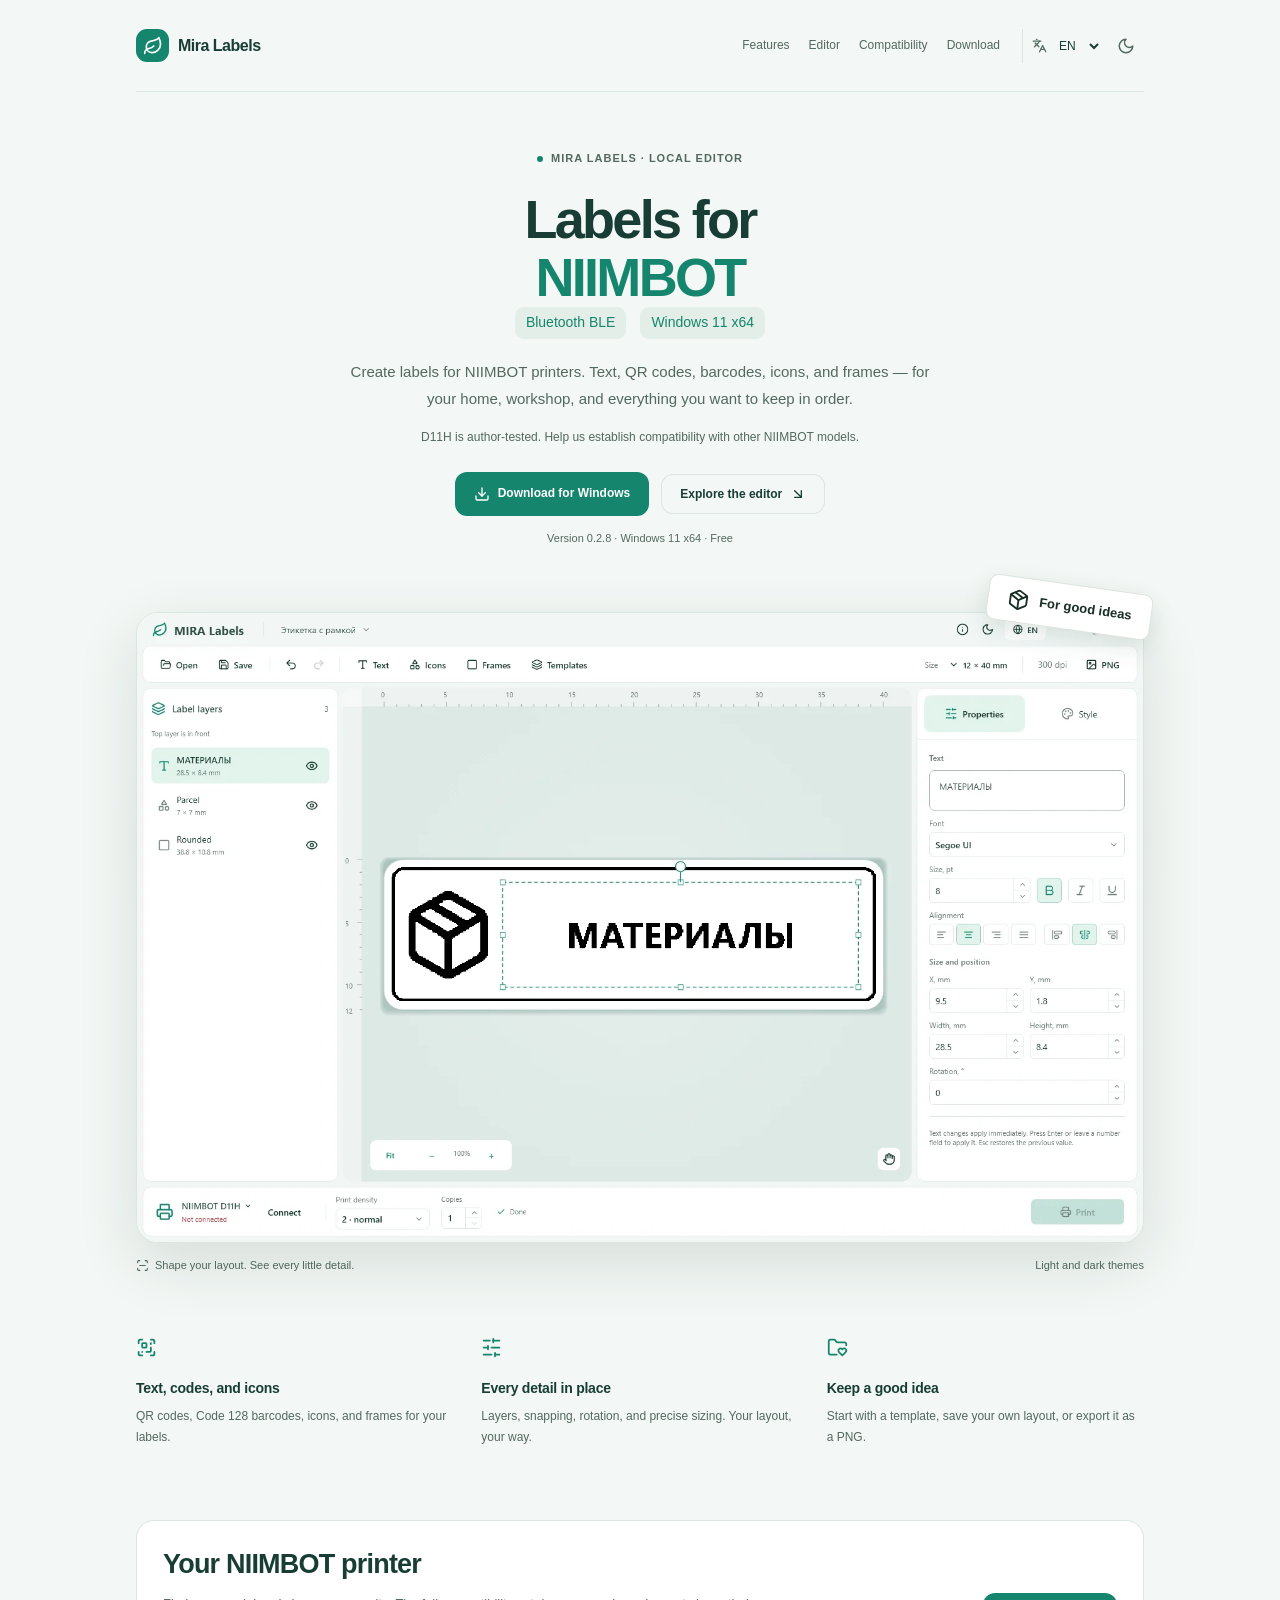
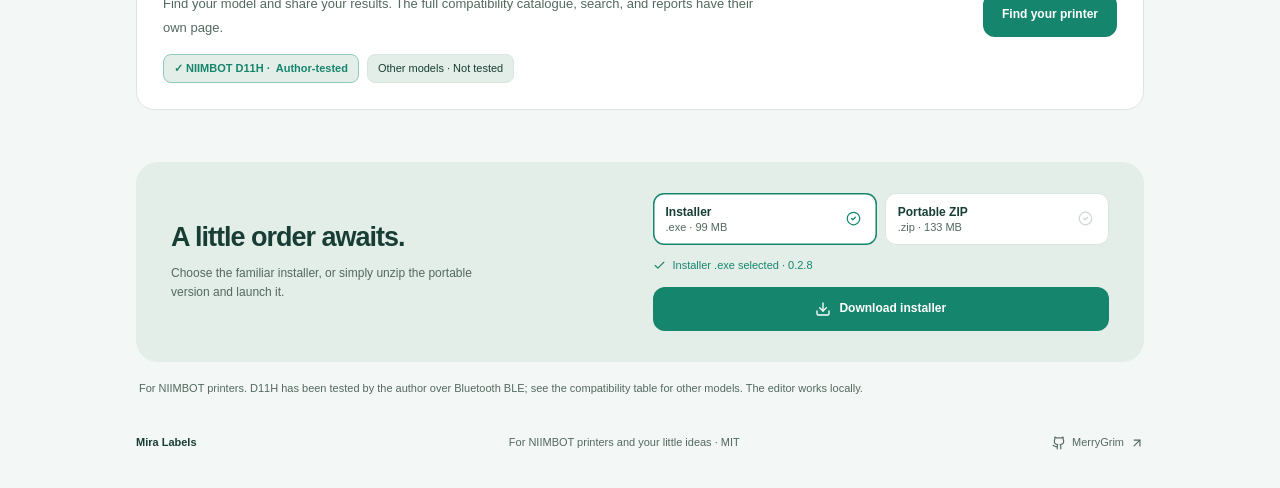
<file: index.html>
<!doctype html>
<html lang="ru" data-theme="light">
<head>
  <meta charset="utf-8">
  <meta name="viewport" content="width=device-width, initial-scale=1">
  <meta name="color-scheme" content="light dark">
  <meta name="description" content="Редактор этикеток для принтеров NIIMBOT на Windows 11. Текст, QR, штрихкоды, иконки и рамки. D11H проверен автором; совместимость других моделей уточняется по отчётам.">
  <meta property="og:title" content="Мира Этикетки — редактор для принтеров NIIMBOT">
  <meta property="og:description" content="Редактор этикеток для принтеров NIIMBOT на Windows 11. Текст, QR, штрихкоды, иконки и рамки. D11H проверен автором; совместимость других моделей уточняется по отчётам.">
  <meta property="og:type" content="website">
  <title>Мира Этикетки — редактор для принтеров NIIMBOT</title>
  <link rel="icon" type="image/svg+xml" href="assets/favicon.svg">
  <script src="assets/preferences.js"></script>
  <link rel="stylesheet" href="assets/site.css">
  <link rel="stylesheet" href="assets/compatibility.css?v=catalog-20261018">
  <script src="assets/registry.js?v=catalog-20261018" defer></script>
  <script src="assets/community.js?v=catalog-20261018" defer></script>
  <script src="assets/site.js?v=catalog-20261018" defer></script>
</head>
<body>
<div id="mira-label-landing">
<div class="ml-page ml-page-a">
      <a class="ml-skip" href="#main" data-i18n="skipContent">Перейти к содержимому</a><div class="ml-shell">
        <header class="ml-nav">
          <a class="ml-brand" href="#top" data-scroll="top"><span class="ml-mark"><svg aria-hidden="true" focusable="false"
  xmlns="http://www.w3.org/2000/svg"
  width="24"
  height="24"
  viewBox="0 0 24 24"
  fill="none"
  stroke="currentColor"
  stroke-width="2"
  stroke-linecap="round"
  stroke-linejoin="round"
>
  <path d="M11 20A7 7 0 0 1 9.8 6.1C15.5 5 17 4.48 19 2c1 2 2 4.18 2 8 0 5.5-4.78 10-10 10Z" />
  <path d="M2 21c0-3 1.85-5.36 5.08-6C9.5 14.52 12 13 13 12" />
</svg></span><span data-i18n="brand">Мира Этикетки</span></a>
          <nav class="ml-links" aria-label="Навигация"><a href="#features" data-scroll="features" data-i18n="navFeatures">Возможности</a><a href="#editor" data-scroll="editor" data-i18n="navEditor">Редактор</a><a href="compatibility.html" data-i18n="navCompatibility">Совместимость</a><a href="#download" data-scroll="download" data-i18n="navDownload">Скачать</a></nav>
          <div class="ml-nav-controls"><label class="ml-language"><svg aria-hidden="true" focusable="false"
  xmlns="http://www.w3.org/2000/svg"
  width="24"
  height="24"
  viewBox="0 0 24 24"
  fill="none"
  stroke="currentColor"
  stroke-width="2"
  stroke-linecap="round"
  stroke-linejoin="round"
>
  <path d="m5 8 6 6" />
  <path d="m4 14 6-6 2-3" />
  <path d="M2 5h12" />
  <path d="M7 2h1" />
  <path d="m22 22-5-10-5 10" />
  <path d="M14 18h6" />
</svg><select class="cursor-interaction" data-lang aria-label="Язык сайта"><option value="ru">RU</option><option value="en">EN</option><option value="zh-CN">中文</option></select></label><button type="button" class="ml-theme" data-toggle-theme aria-label="Тёмная тема"><svg aria-hidden="true" focusable="false"
  xmlns="http://www.w3.org/2000/svg"
  width="24"
  height="24"
  viewBox="0 0 24 24"
  fill="none"
  stroke="currentColor"
  stroke-width="2"
  stroke-linecap="round"
  stroke-linejoin="round"
>
  <path d="M12 3a6 6 0 0 0 9 9 9 9 0 1 1-9-9Z" />
</svg></button></div>
        </header>
        <main id="main">
          <div id="top" class="ml-hero-a ml-scroll-target">
            <div class="ml-kicker"><span class="ml-dot"></span><span data-i18n="kicker">Мира Этикетки · локальный редактор</span></div>
            <h1 class="ml-title"><span data-i18n="heroA1">Этикетки для</span><br><span class="ml-accent" data-i18n="heroA2">NIIMBOT</span></h1>
            <p class="ml-product-line"><span>Bluetooth BLE</span><span>Windows 11 x64</span></p>
            <p class="ml-lede" data-i18n="introA">Создавайте этикетки для принтеров NIIMBOT. Текст, QR, штрихкоды, иконки и рамки — для дома, мастерской и всего, что хочется разложить по местам.</p>
            <p class="ml-hero-scope" data-i18n="heroScope">D11H проверен автором. Совместимость других моделей NIIMBOT проверяем вместе.</p>
            <div class="ml-actions"><a class="ml-button" data-download="selected" aria-disabled="true"><svg aria-hidden="true" focusable="false"
  xmlns="http://www.w3.org/2000/svg"
  width="24"
  height="24"
  viewBox="0 0 24 24"
  fill="none"
  stroke="currentColor"
  stroke-width="2"
  stroke-linecap="round"
  stroke-linejoin="round"
>
  <path d="M21 15v4a2 2 0 0 1-2 2H5a2 2 0 0 1-2-2v-4" />
  <polyline points="7 10 12 15 17 10" />
  <line x1="12" x2="12" y1="15" y2="3" />
</svg><span data-i18n="ctaWindows">Скачать для Windows</span></a><button class="ml-button ml-secondary" type="button" data-scroll="editor"><span data-i18n="seeEditor">Посмотреть редактор</span><svg aria-hidden="true" focusable="false"
  xmlns="http://www.w3.org/2000/svg"
  width="24"
  height="24"
  viewBox="0 0 24 24"
  fill="none"
  stroke="currentColor"
  stroke-width="2"
  stroke-linecap="round"
  stroke-linejoin="round"
>
  <path d="m7 7 10 10" />
  <path d="M17 7v10H7" />
</svg></button></div>
            <div class="ml-version" data-version-line>Windows 11 x64 · Бесплатно</div>
          </div>
          <section id="editor" class="ml-editor-a ml-scroll-target" aria-label="Редактор этикеток" data-i18n-aria="editorSection">
            <div class="ml-label-corner"><svg aria-hidden="true" focusable="false"
  xmlns="http://www.w3.org/2000/svg"
  width="24"
  height="24"
  viewBox="0 0 24 24"
  fill="none"
  stroke="currentColor"
  stroke-width="2"
  stroke-linecap="round"
  stroke-linejoin="round"
>
  <path d="M11 21.73a2 2 0 0 0 2 0l7-4A2 2 0 0 0 21 16V8a2 2 0 0 0-1-1.73l-7-4a2 2 0 0 0-2 0l-7 4A2 2 0 0 0 3 8v8a2 2 0 0 0 1 1.73z" />
  <path d="M12 22V12" />
  <path d="m3.3 7 7.703 4.734a2 2 0 0 0 1.994 0L20.7 7" />
  <path d="m7.5 4.27 9 5.15" />
</svg><span data-i18n="sampleTools">Для хороших идей</span></div>
            <div class="ml-editor-frame"><img data-editor-screen alt="Редактор Мира Этикетки" src="assets/editor-ru-light.webp" width="1600" height="1000" decoding="async" fetchpriority="high"></div>
            <div class="ml-screen-caption"><span><svg aria-hidden="true" focusable="false"
  xmlns="http://www.w3.org/2000/svg"
  width="24"
  height="24"
  viewBox="0 0 24 24"
  fill="none"
  stroke="currentColor"
  stroke-width="2"
  stroke-linecap="round"
  stroke-linejoin="round"
>
  <path d="M3 7V5a2 2 0 0 1 2-2h2" />
  <path d="M17 3h2a2 2 0 0 1 2 2v2" />
  <path d="M21 17v2a2 2 0 0 1-2 2h-2" />
  <path d="M7 21H5a2 2 0 0 1-2-2v-2" />
  <path d="M7 12h10" />
</svg><span data-i18n="screenCaption">Настройте макет. Рассмотрите каждую деталь.</span></span><span data-i18n="lightDark">Светлая и тёмная темы</span></div>
          </section>
          <section id="features" class="ml-features ml-scroll-target" aria-label="Возможности редактора" data-i18n-aria="featuresSection">
            <article class="ml-feature"><svg aria-hidden="true" focusable="false"
  xmlns="http://www.w3.org/2000/svg"
  width="24"
  height="24"
  viewBox="0 0 24 24"
  fill="none"
  stroke="currentColor"
  stroke-width="2"
  stroke-linecap="round"
  stroke-linejoin="round"
>
  <path d="M17 12v4a1 1 0 0 1-1 1h-4" />
  <path d="M17 3h2a2 2 0 0 1 2 2v2" />
  <path d="M17 8V7" />
  <path d="M21 17v2a2 2 0 0 1-2 2h-2" />
  <path d="M3 7V5a2 2 0 0 1 2-2h2" />
  <path d="M7 17h.01" />
  <path d="M7 21H5a2 2 0 0 1-2-2v-2" />
  <rect x="7" y="7" width="5" height="5" rx="1" />
</svg><h2 data-i18n="feature1Title">Текст, коды и иконки</h2><p data-i18n="feature1Body">QR, штрихкоды Code 128, иконки и рамки — всё для вашей этикетки.</p></article>
            <article class="ml-feature"><svg aria-hidden="true" focusable="false"
  xmlns="http://www.w3.org/2000/svg"
  width="24"
  height="24"
  viewBox="0 0 24 24"
  fill="none"
  stroke="currentColor"
  stroke-width="2"
  stroke-linecap="round"
  stroke-linejoin="round"
>
  <line x1="21" x2="14" y1="4" y2="4" />
  <line x1="10" x2="3" y1="4" y2="4" />
  <line x1="21" x2="12" y1="12" y2="12" />
  <line x1="8" x2="3" y1="12" y2="12" />
  <line x1="21" x2="16" y1="20" y2="20" />
  <line x1="12" x2="3" y1="20" y2="20" />
  <line x1="14" x2="14" y1="2" y2="6" />
  <line x1="8" x2="8" y1="10" y2="14" />
  <line x1="16" x2="16" y1="18" y2="22" />
</svg><h2 data-i18n="feature2Title">Каждая деталь на месте</h2><p data-i18n="feature2Body">Слои, привязки, поворот и точные размеры. Ваш макет — под вашим контролем.</p></article>
            <article class="ml-feature"><svg aria-hidden="true" focusable="false"
  xmlns="http://www.w3.org/2000/svg"
  width="24"
  height="24"
  viewBox="0 0 24 24"
  fill="none"
  stroke="currentColor"
  stroke-width="2"
  stroke-linecap="round"
  stroke-linejoin="round"
>
  <path d="M11 20H4a2 2 0 0 1-2-2V5a2 2 0 0 1 2-2h3.9a2 2 0 0 1 1.69.9l.81 1.2a2 2 0 0 0 1.67.9H20a2 2 0 0 1 2 2v1.5" />
  <path d="M13.9 17.45c-1.2-1.2-1.14-2.8-.2-3.73a2.43 2.43 0 0 1 3.44 0l.36.34.34-.34a2.43 2.43 0 0 1 3.45-.01c.95.95 1 2.53-.2 3.74L17.5 21Z" />
</svg><h2 data-i18n="feature3Title">Сохраните хорошую идею</h2><p data-i18n="feature3Body">Начните с шаблона, сохраните свой макет или экспортируйте его в PNG.</p></article>
          </section>
          <section id="compatibility" class="ml-compatibility-teaser ml-scroll-target" aria-labelledby="compatibility-title">
            <div><h2 id="compatibility-title" data-i18n="compatibilityShortTitle">Ваш принтер NIIMBOT</h2><p data-i18n="compatibilityShortBody">Найдите свою модель в каталоге совместимости и поделитесь результатом. Полный список, поиск и отчёты — на отдельной странице.</p><div class="ml-compatibility-summary"><span class="ml-badge" data-status="owner-verified" data-owner-model-badge>✓ NIIMBOT D11H · <span data-i18n="ownerVerified">Проверено автором</span></span><span class="ml-badge" data-i18n="compatibilityOtherModels">Остальные модели · Не проверено</span></div></div>
            <a class="ml-button ml-report-button" href="compatibility.html" data-i18n="compatibilityOpen">Найти свой принтер</a>
          </section>
          <section id="download" class="ml-download ml-scroll-target" aria-label="Скачать приложение" data-i18n-aria="downloadSection">
            <div><h2 data-i18n="downloadTitle">Порядок ждёт.</h2><p data-i18n="downloadBody">Выберите привычную установку или версию, которую достаточно распаковать и запустить.</p></div>
            <div class="ml-download-controls"><div class="ml-file-choices" role="group" aria-label="Формат приложения"><button class="ml-file" type="button" data-format="setup" aria-pressed="true"><b data-i18n="setup">Установщик</b><small>.exe · 99 МБ</small><svg aria-hidden="true" focusable="false"
  xmlns="http://www.w3.org/2000/svg"
  width="24"
  height="24"
  viewBox="0 0 24 24"
  fill="none"
  stroke="currentColor"
  stroke-width="2"
  stroke-linecap="round"
  stroke-linejoin="round"
>
  <circle cx="12" cy="12" r="10" />
  <path d="m9 12 2 2 4-4" />
</svg></button><button class="ml-file" type="button" data-format="zip" aria-pressed="false"><b data-i18n="portable">Без установки</b><small>.zip · 133 МБ</small><svg aria-hidden="true" focusable="false"
  xmlns="http://www.w3.org/2000/svg"
  width="24"
  height="24"
  viewBox="0 0 24 24"
  fill="none"
  stroke="currentColor"
  stroke-width="2"
  stroke-linecap="round"
  stroke-linejoin="round"
>
  <circle cx="12" cy="12" r="10" />
  <path d="m9 12 2 2 4-4" />
</svg></button></div><div class="ml-format-line" aria-live="polite"><svg aria-hidden="true" focusable="false"
  xmlns="http://www.w3.org/2000/svg"
  width="24"
  height="24"
  viewBox="0 0 24 24"
  fill="none"
  stroke="currentColor"
  stroke-width="2"
  stroke-linecap="round"
  stroke-linejoin="round"
>
  <path d="M20 6 9 17l-5-5" />
</svg><span data-selected-format>Выбран установщик .exe</span></div><a class="ml-button ml-download-button" data-download="selected" aria-disabled="true"><svg aria-hidden="true" focusable="false"
  xmlns="http://www.w3.org/2000/svg"
  width="24"
  height="24"
  viewBox="0 0 24 24"
  fill="none"
  stroke="currentColor"
  stroke-width="2"
  stroke-linecap="round"
  stroke-linejoin="round"
>
  <path d="M21 15v4a2 2 0 0 1-2 2H5a2 2 0 0 1-2-2v-4" />
  <polyline points="7 10 12 15 17 10" />
  <line x1="12" x2="12" y1="15" y2="3" />
</svg><span data-download-label>Скачать установщик</span></a></div>
          </section>
          <p class="ml-compatibility" data-i18n="compatibility">Для принтеров NIIMBOT. D11H проверен автором через Bluetooth BLE; статус других моделей — в таблице совместимости. Редактор работает локально.</p>
        </main>
        <footer class="ml-footer"><span class="ml-footer-brand" data-i18n="brand">Мира Этикетки</span><span data-i18n="footer">Для принтеров NIIMBOT и ваших маленьких идей · MIT</span><a class="cursor-interaction" data-author-link href="https://github.com/MerryGrim" target="_blank" rel="noopener noreferrer"><svg aria-hidden="true" focusable="false"
  xmlns="http://www.w3.org/2000/svg"
  width="24"
  height="24"
  viewBox="0 0 24 24"
  fill="none"
  stroke="currentColor"
  stroke-width="2"
  stroke-linecap="round"
  stroke-linejoin="round"
>
  <path d="M15 22v-4a4.8 4.8 0 0 0-1-3.5c3 0 6-2 6-5.5.08-1.25-.27-2.48-1-3.5.28-1.15.28-2.35 0-3.5 0 0-1 0-3 1.5-2.64-.5-5.36-.5-8 0C6 2 5 2 5 2c-.3 1.15-.3 2.35 0 3.5A5.403 5.403 0 0 0 4 9c0 3.5 3 5.5 6 5.5-.39.49-.68 1.05-.85 1.65-.17.6-.22 1.23-.15 1.85v4" />
  <path d="M9 18c-4.51 2-5-2-7-2" />
</svg>MerryGrim<svg aria-hidden="true" focusable="false"
  xmlns="http://www.w3.org/2000/svg"
  width="24"
  height="24"
  viewBox="0 0 24 24"
  fill="none"
  stroke="currentColor"
  stroke-width="2"
  stroke-linecap="round"
  stroke-linejoin="round"
>
  <path d="M7 7h10v10" />
  <path d="M7 17 17 7" />
</svg></a></footer>
      </div>
    </div>

<noscript><p style="margin:0;padding:20px;text-align:center;background:#e2eee7;color:#183d34;font-family:'Segoe UI',sans-serif">Для переключения языка, темы и загрузки приложения включите JavaScript.</p></noscript>
</div>
</body>
</html>
</file>
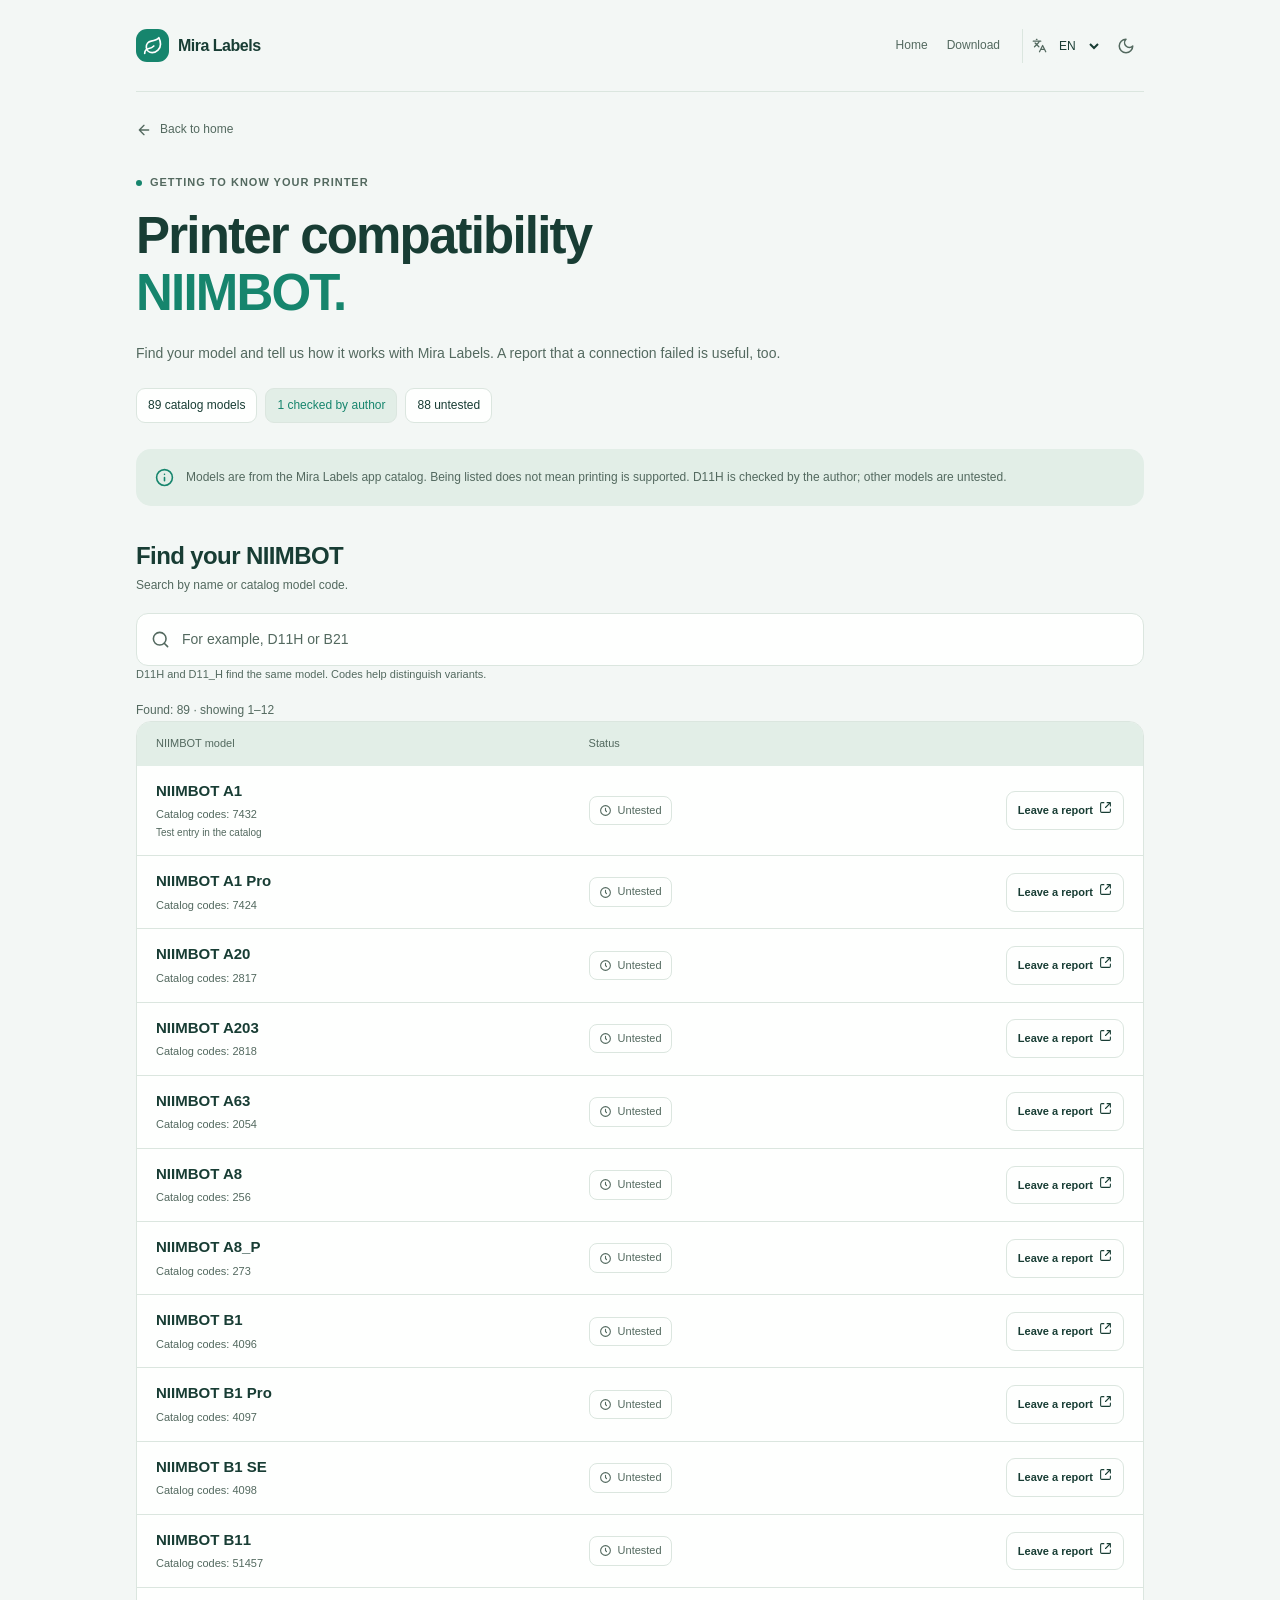
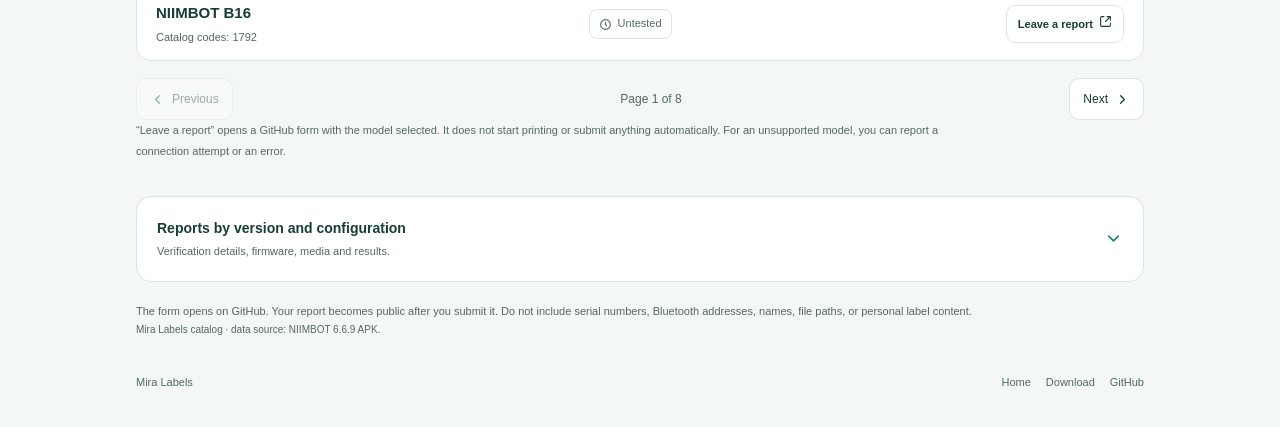
<file: compatibility.html>
<!doctype html>
<html lang="ru" data-theme="light">
<head>
  <meta charset="utf-8">
  <meta name="viewport" content="width=device-width, initial-scale=1">
  <meta name="color-scheme" content="light dark">
  <meta name="description" content="Найдите свой принтер NIIMBOT в каталоге совместимости Мира Этикетки и оставьте отчёт. D11H проверен автором; остальные модели пока не проверены.">
  <title>Совместимость NIIMBOT — Мира Этикетки</title>
  <link rel="icon" type="image/svg+xml" href="assets/favicon.svg">
  <script src="assets/preferences.js?v=catalog-20261018"></script>
  <link rel="stylesheet" href="assets/site.css?v=catalog-20261018">
  <link rel="stylesheet" href="assets/compatibility.css?v=catalog-20261018">
  <link rel="stylesheet" href="assets/catalog-page.css?v=catalog-20261018">
  <script src="assets/models.js?v=catalog-20261018" defer></script>
  <script src="assets/registry.js?v=catalog-20261018" defer></script>
  <script src="assets/community.js?v=catalog-20261018" defer></script>
  <script src="assets/catalog-page.js?v=app-link-028" defer></script>
</head>
<body>
<div id="mira-label-landing">
  <div class="ml-page ml-catalog-page">
    <a class="ml-skip" href="#main" data-i18n="skipContent">Перейти к содержимому</a>
    <div class="ml-shell">
      <header class="ml-nav">
        <a class="ml-brand" href="./"><span class="ml-mark"><svg aria-hidden="true" focusable="false" xmlns="http://www.w3.org/2000/svg" width="24" height="24" viewBox="0 0 24 24" fill="none" stroke="currentColor" stroke-width="2" stroke-linecap="round" stroke-linejoin="round"><path d="M11 20A7 7 0 0 1 9.8 6.1C15.5 5 17 4.48 19 2c1 2 2 4.18 2 8 0 5.5-4.78 10-10 10Z"/><path d="M2 21c0-3 1.85-5.36 5.08-6C9.5 14.52 12 13 13 12"/></svg></span><span data-i18n="brand">Мира Этикетки</span></a>
        <nav class="ml-links" aria-label="Навигация" data-i18n-aria="navigation"><a href="./" data-i18n="home">На главную</a><a href="./#download" data-i18n="download">Скачать</a></nav>
        <div class="ml-nav-controls">
          <label class="ml-language"><svg aria-hidden="true" focusable="false" xmlns="http://www.w3.org/2000/svg" width="24" height="24" viewBox="0 0 24 24" fill="none" stroke="currentColor" stroke-width="2" stroke-linecap="round" stroke-linejoin="round"><path d="m5 8 6 6m-7 0 6-6 2-3M2 5h12M7 2h1m14 20-5-10-5 10M14 18h6"/></svg><select data-lang aria-label="Язык сайта"><option value="ru">RU</option><option value="en">EN</option><option value="zh-CN">中文</option></select></label>
          <button type="button" class="ml-theme" data-toggle-theme aria-label="Тёмная тема"><svg aria-hidden="true" focusable="false" xmlns="http://www.w3.org/2000/svg" width="24" height="24" viewBox="0 0 24 24" fill="none" stroke="currentColor" stroke-width="2" stroke-linecap="round" stroke-linejoin="round"><path d="M12 3a6 6 0 0 0 9 9 9 9 0 1 1-9-9Z"/></svg></button>
        </div>
      </header>
      <main id="main">
        <section class="ml-catalog-hero" aria-labelledby="catalog-title">
          <a class="ml-catalog-back" href="./"><svg aria-hidden="true" focusable="false" viewBox="0 0 24 24" fill="none" stroke="currentColor" stroke-width="2" stroke-linecap="round" stroke-linejoin="round"><path d="m12 19-7-7 7-7m-7 7h14"/></svg><span data-i18n="backHome">На главную</span></a>
          <div class="ml-kicker"><span class="ml-dot"></span><span data-i18n="catalogKicker">Знакомимся с вашим принтером</span></div>
          <h1 id="catalog-title" class="ml-title"><span data-i18n="catalogTitle">Совместимость принтеров</span><br><span class="ml-accent">NIIMBOT.</span></h1>
          <p class="ml-lede" data-i18n="catalogIntro">Найдите свою модель и расскажите, как она работает с Мира Этикетки. Даже отчёт о том, что подключиться не удалось, помогает.</p>
          <div class="ml-catalog-totals" aria-live="polite" data-catalog-totals></div>
        </section>

        <aside class="ml-catalog-notice"><svg aria-hidden="true" focusable="false" viewBox="0 0 24 24" fill="none" stroke="currentColor" stroke-width="2" stroke-linecap="round" stroke-linejoin="round"><circle cx="12" cy="12" r="10"/><path d="M12 16v-4m0-4h.01"/></svg><p data-i18n="catalogNotice">Здесь модели из каталога Мира Этикетки. Наличие в списке не означает готовую поддержку печати. D11H проверен автором; остальные модели пока не проверены.</p></aside>

        <section class="ml-catalog" aria-labelledby="models-title">
          <div class="ml-catalog-heading"><h2 id="models-title" data-i18n="modelsTitle">Найдите свой NIIMBOT</h2><p data-i18n="modelsHint">По названию или коду модели из каталога.</p></div>
          <div class="ml-catalog-tools">
            <label class="ml-catalog-search"><span class="ml-visually-hidden" data-i18n="searchLabel">Поиск принтера</span><svg aria-hidden="true" focusable="false" viewBox="0 0 24 24" fill="none" stroke="currentColor" stroke-width="2" stroke-linecap="round" stroke-linejoin="round"><circle cx="11" cy="11" r="8"/><path d="m21 21-4.3-4.3"/></svg><input type="search" data-catalog-search placeholder="Например, D11H или B21" aria-describedby="catalog-search-help" autocomplete="off" maxlength="100"><button type="button" data-catalog-clear aria-label="Очистить поиск" hidden><svg aria-hidden="true" focusable="false" viewBox="0 0 24 24" fill="none" stroke="currentColor" stroke-width="2" stroke-linecap="round"><path d="m18 6-12 12M6 6l12 12"/></svg></button></label>
            <p id="catalog-search-help" class="ml-catalog-search-help" data-i18n="searchHelp">D11H и D11_H найдут одну и ту же модель. Коды помогают отличить варианты.</p>
          </div>
          <p class="ml-catalog-count" role="status" aria-live="polite" aria-atomic="true" data-catalog-count>Загружаем каталог…</p>
          <div class="ml-catalog-error" data-catalog-error role="status" hidden></div>
          <div class="ml-catalog-empty" data-catalog-empty hidden><svg aria-hidden="true" focusable="false" viewBox="0 0 24 24" fill="none" stroke="currentColor" stroke-width="1.6" stroke-linecap="round"><circle cx="10" cy="10" r="7"/><path d="m21 21-5-5m-9-6h6"/></svg><h3 data-i18n="emptyTitle">Такую модель пока не нашли</h3><p data-i18n="emptyBody">Проверьте название на корпусе или попробуйте короткую часть названия.</p><button class="ml-button ml-secondary" type="button" data-empty-clear data-i18n="clearSearch">Очистить поиск</button></div>
          <table class="ml-model-table" data-catalog-table hidden>
            <caption class="ml-visually-hidden" data-i18n="tableCaption">Модели NIIMBOT и статус проверки Мира Этикетки</caption>
            <thead><tr><th scope="col" data-i18n="modelHeading">Модель NIIMBOT</th><th scope="col" data-i18n="statusHeading">Статус</th><th scope="col"><span class="ml-visually-hidden" data-i18n="actionHeading">Ваш отчёт</span></th></tr></thead>
            <tbody data-model-list></tbody>
          </table>
          <nav class="ml-catalog-pagination" data-catalog-pagination aria-label="Страницы каталога" hidden>
            <button type="button" data-page-prev><svg aria-hidden="true" focusable="false" viewBox="0 0 24 24" fill="none" stroke="currentColor" stroke-width="2" stroke-linecap="round" stroke-linejoin="round"><path d="m15 18-6-6 6-6"/></svg><span data-i18n="previous">Назад</span></button>
            <span data-page-label aria-live="polite" aria-atomic="true"></span>
            <button type="button" data-page-next><span data-i18n="next">Далее</span><svg aria-hidden="true" focusable="false" viewBox="0 0 24 24" fill="none" stroke="currentColor" stroke-width="2" stroke-linecap="round" stroke-linejoin="round"><path d="m9 18 6-6-6-6"/></svg></button>
          </nav>
          <p class="ml-catalog-report-note" data-i18n="reportNote">«Оставить отчёт» открывает форму GitHub с выбранной моделью. Это не запускает печать и ничего не отправляет автоматически. Для неподдерживаемой модели можно сообщить о подключении или ошибке.</p>
        </section>

        <details id="version-reports" class="ml-version-reports">
          <summary><span><strong data-i18n="versionReportsTitle">Отчёты по версиям и конфигурациям</strong><span data-i18n="versionReportsSummary">Подробности проверок, прошивки, бумага и результаты.</span></span><svg aria-hidden="true" focusable="false" viewBox="0 0 24 24" fill="none" stroke="currentColor" stroke-width="2" stroke-linecap="round" stroke-linejoin="round"><path d="m6 9 6 6 6-6"/></svg></summary>
          <div class="ml-version-reports-body">
            <p class="ml-catalog-evidence-intro" data-i18n="communityIntro">Здесь собираются рассмотренные отчёты пользователей. Успех относится к указанным версии приложения, прошивке, подключению и бумаге — его нельзя переносить на все принтеры.</p>
            <div class="ml-registry-summary" data-registry-summary></div>
            <div class="ml-registry-list" data-registry-list></div>
            <p class="ml-local-baseline" data-i18n="baseline">D11H — проверено автором. Реальная печать подтверждена; зафиксированная конфигурация: Мира Этикетки 0.1.1, прошивка 4.28, Bluetooth BLE. Эта отметка модели не входит в число публичных отчётов и не означает отдельную проверку каждой новой сборки.</p>
            <p class="ml-catalog-evidence-intro" data-i18n="reviewNote">Новые Issues не меняют статус автоматически. Автор проверяет данные и добавляет их в реестр. Сообщение об успехе — ещё не обещание совместимости.</p>
            <a class="ml-text-link" data-report-link href="https://github.com/MerryGrim/MiraLabel/issues/new?template=report-ru.yml" target="_blank" rel="noopener noreferrer" data-i18n="reportButton">Сообщить о проверке</a>
          </div>
        </details>
        <p class="ml-catalog-privacy" data-i18n="reportPrivacy">Форма открывается на GitHub. Отчёт станет публичным после вашей отправки. Не добавляйте серийный номер, Bluetooth-адрес, имена, пути к файлам или личные этикетки.</p>
      </main>
      <p class="ml-catalog-source" data-i18n="catalogSource">Каталог Мира Этикетки · источник данных: NIIMBOT 6.6.9 APK.</p>
      <footer class="ml-footer"><span data-i18n="brand">Мира Этикетки</span><div><a href="./" data-i18n="home">На главную</a><a href="./#download" data-i18n="download">Скачать</a><a href="https://github.com/MerryGrim/MiraLabel" target="_blank" rel="noopener noreferrer">GitHub</a></div></footer>
    </div>
  </div>
</div>
</body>
</html>
</file>
<file: assets/site.css>
:root {color-scheme:light dark}
html {scroll-behavior:smooth}
body {margin:0}

#mira-label-landing { width:100%; background:transparent; }
#mira-label-landing .ml-page {
  --ml-bg:light-dark(#f3f7f5,#11191f);--ml-surface:light-dark(#fefffe,#1b252c);--ml-ink:light-dark(#183d34,#e5f0eb);
  --ml-muted:light-dark(#53695f,#9baea7);--ml-accent:light-dark(#16856d,#78e0d1);--ml-accent-ink:light-dark(#ffffff,#102a25);
  --ml-line:light-dark(#dbe6df,#34433f);--ml-wash:light-dark(#e2eee7,#20332e);--ml-paper:light-dark(#ffffff,#f5f6ef);--ml-paper-ink:#172e25;
  --ml-radius:22px;--ml-title:54px; color-scheme:light dark; background:var(--ml-bg);color:var(--ml-ink);
  font-family:Manrope,"Segoe UI","Microsoft YaHei",sans-serif;font-size:14px;line-height:1.6;
  min-height:100vh; border-radius:0; overflow:hidden; isolation:isolate;
  transition:background-color .22s,color .22s;
}
html[data-theme="light"] #mira-label-landing .ml-page {color-scheme:light}
html[data-theme="dark"] #mira-label-landing .ml-page {color-scheme:dark}
#mira-label-landing .ml-page * {box-sizing:border-box}
#mira-label-landing .ml-page [hidden] {display:none!important}
#mira-label-landing .ml-page h1,#mira-label-landing .ml-page h2,#mira-label-landing .ml-page h3,#mira-label-landing .ml-page p {margin:0}
#mira-label-landing .ml-page :where(button,select,a) {font-family:inherit;color:inherit}
#mira-label-landing .ml-page button,#mira-label-landing .ml-page select {cursor:pointer}
#mira-label-landing .ml-page button {border:0}
#mira-label-landing .ml-page a {text-decoration:none}
#mira-label-landing .ml-page button:focus-visible,#mira-label-landing .ml-page select:focus-visible,#mira-label-landing .ml-page a:focus-visible {outline:3px solid var(--ml-accent);outline-offset:4px}
#mira-label-landing .ml-page [data-lucide],#mira-label-landing .ml-page svg {flex-shrink:0}
#mira-label-landing .ml-shell {width:min(100%,1120px);margin-inline:auto;padding-inline:clamp(20px,5vw,56px)}
#mira-label-landing .ml-nav {display:flex;align-items:center;justify-content:space-between;gap:22px;min-height:92px;border-bottom:1px solid var(--ml-line)}
#mira-label-landing .ml-brand {display:flex;align-items:center;gap:9px;font-size:16px;font-weight:700;letter-spacing:-.5px;white-space:nowrap}
#mira-label-landing .ml-mark {display:grid;place-items:center;width:33px;height:33px;border-radius:11px;background:var(--ml-accent);color:var(--ml-accent-ink)}
#mira-label-landing .ml-mark svg {width:20px!important;height:20px!important}
#mira-label-landing .ml-links {display:flex;gap:24px;margin-left:auto;font-size:12px;font-weight:500}
#mira-label-landing .ml-links a {color:var(--ml-muted);transition:color .18s}
#mira-label-landing .ml-links a:hover {color:var(--ml-accent)}
#mira-label-landing .ml-nav-controls {display:flex;gap:6px;align-items:center}
#mira-label-landing .ml-language {position:relative;display:flex;align-items:center;gap:5px;padding-left:9px;border-left:1px solid var(--ml-line)}
#mira-label-landing .ml-language svg {width:15px;height:15px;color:var(--ml-muted)}
#mira-label-landing .ml-language select {background:var(--ml-bg);font-size:12px;border:0;border-radius:6px;padding:9px 3px;max-width:83px}
#mira-label-landing .ml-theme {display:grid;place-items:center;width:36px;height:36px;border-radius:10px;background:transparent;color:var(--ml-muted)}
#mira-label-landing .ml-theme:hover {background:var(--ml-wash);color:var(--ml-ink)}
#mira-label-landing .ml-theme svg {width:18px;height:18px}
#mira-label-landing .ml-kicker {display:flex;align-items:center;gap:8px;font-size:11px;letter-spacing:.09em;text-transform:uppercase;font-weight:600;color:var(--ml-muted)}
#mira-label-landing .ml-dot {height:6px;width:6px;border-radius:50%;background:var(--ml-accent);display:inline-block;flex-shrink:0}
#mira-label-landing .ml-title {font-size:var(--ml-title);font-weight:650;line-height:1.09;letter-spacing:-2.7px;text-wrap:balance}
#mira-label-landing .ml-title .ml-accent {color:var(--ml-accent)}
#mira-label-landing .ml-lede {font-size:15px;line-height:1.8;color:var(--ml-muted);text-wrap:pretty}
#mira-label-landing .ml-actions {display:flex;align-items:center;gap:12px;flex-wrap:wrap}
#mira-label-landing .ml-button {display:inline-flex;justify-content:center;align-items:center;gap:8px;padding:12px 19px;border-radius:12px;background:var(--ml-accent);color:var(--ml-accent-ink);font-size:12px;font-weight:650;transition:transform .2s,filter .2s}
#mira-label-landing .ml-button:hover {transform:translateY(-2px);filter:brightness(1.07)}
#mira-label-landing .ml-button svg {width:16px;height:16px}
#mira-label-landing .ml-button.ml-secondary {background:transparent;color:var(--ml-ink);box-shadow:inset 0 0 0 1px var(--ml-line)}
#mira-label-landing .ml-version {color:var(--ml-muted);font-size:11px}
#mira-label-landing .ml-hero-a {text-align:center;padding-top:58px;padding-bottom:35px}
#mira-label-landing .ml-hero-a .ml-kicker {justify-content:center;margin-bottom:22px}
#mira-label-landing .ml-hero-a .ml-lede {max-width:510px;margin:22px auto 25px}
#mira-label-landing .ml-hero-a .ml-actions {justify-content:center;margin-bottom:14px}
#mira-label-landing .ml-editor-a {position:relative;padding-top:30px;padding-bottom:49px}
#mira-label-landing .ml-editor-a::before {content:"";position:absolute;z-index:-1;inset:30px -7% 35%;border-radius:50%;background:radial-gradient(ellipse,var(--ml-wash),transparent 67%)}
#mira-label-landing .ml-editor-frame {position:relative;line-height:0;overflow:hidden;border-radius:var(--ml-radius);border:1px solid var(--ml-line);background:var(--ml-surface);box-shadow:0 20px 60px light-dark(#143b2921,#00000042)}
#mira-label-landing .ml-editor-frame img {width:100%;height:auto;display:block;aspect-ratio:1.6;object-fit:contain}
#mira-label-landing .ml-screen-caption {display:flex;align-items:center;justify-content:space-between;gap:15px;font-size:11px;color:var(--ml-muted);margin-top:14px;line-height:1.6}
#mira-label-landing .ml-screen-caption span {display:flex;align-items:center;gap:6px}
#mira-label-landing .ml-screen-caption>span {min-width:0}
#mira-label-landing .ml-screen-caption svg {width:13px;height:13px}
#mira-label-landing .ml-label-corner {position:absolute;right:-8px;top:2px;transform:rotate(8deg);z-index:1;box-shadow:0 9px 24px light-dark(#1b45351f,#00000050);padding:11px 19px;background:var(--ml-paper);color:var(--ml-paper-ink);border-radius:9px;display:flex;align-items:center;gap:10px;line-height:1.4;font-size:13px;font-weight:650;border:1px solid light-dark(#dce4dc,#c3cec8)}
#mira-label-landing .ml-label-corner svg {width:22px;height:22px}
#mira-label-landing .ml-features {display:grid;grid-template-columns:repeat(3,minmax(0,1fr));gap:28px;padding-block:13px 60px}
#mira-label-landing .ml-feature svg {width:21px;height:21px;margin-bottom:13px;color:var(--ml-accent)}
#mira-label-landing .ml-feature h3 {font-size:14px;font-weight:650;letter-spacing:-.25px;margin-bottom:7px}
#mira-label-landing .ml-feature p {font-size:12px;color:var(--ml-muted);line-height:1.75}
#mira-label-landing .ml-download {padding:31px 35px;border-radius:var(--ml-radius);background:var(--ml-wash);display:grid;grid-template-columns:1fr 1fr;gap:25px;align-items:center}
#mira-label-landing .ml-download h2 {font-size:27px;line-height:1.2;letter-spacing:-1px;font-weight:650;margin-bottom:11px}
#mira-label-landing .ml-download p {font-size:12px;color:var(--ml-muted);max-width:330px}
#mira-label-landing .ml-download-controls {display:grid;gap:12px}
#mira-label-landing .ml-file-choices {display:grid;grid-template-columns:1fr 1fr;gap:8px}
#mira-label-landing .ml-file {text-align:left;display:grid;grid-template-columns:1fr 18px;gap:2px 6px;padding:12px 13px;border-radius:11px;background:var(--ml-surface);box-shadow:inset 0 0 0 1px var(--ml-line);font-size:11px;transition:box-shadow .2s,transform .2s}
#mira-label-landing .ml-file:hover {transform:translateY(-2px)}
#mira-label-landing .ml-file[data-selected="true"] {box-shadow:inset 0 0 0 1.5px var(--ml-accent)}
#mira-label-landing .ml-file b {font-size:12px;font-weight:650}
#mira-label-landing .ml-file small {color:var(--ml-muted);font-size:11px;grid-column:1}
#mira-label-landing .ml-file svg {width:15px;height:15px;grid-column:2;grid-row:1/3;align-self:center;opacity:.2}
#mira-label-landing .ml-file[data-selected="true"] svg {opacity:1;color:var(--ml-accent)}
#mira-label-landing .ml-format-line {display:flex;align-items:center;gap:7px;color:var(--ml-accent);font-size:11px;min-height:18px}
#mira-label-landing .ml-format-line svg {width:13px;height:13px}
#mira-label-landing .ml-compatibility {font-size:11px;line-height:1.75;color:var(--ml-muted);padding:17px 3px 0}
#mira-label-landing .ml-footer {display:flex;align-items:center;justify-content:space-between;gap:20px;padding-block:36px;font-size:11px;color:var(--ml-muted)}
#mira-label-landing .ml-footer a {display:inline-flex;align-items:center;gap:6px}
#mira-label-landing .ml-footer svg {width:14px;height:14px}
#mira-label-landing .ml-footer .ml-footer-brand {color:var(--ml-ink);font-weight:600}




























#mira-label-landing .ml-page-b .ml-download {background:var(--ml-surface);border:1px solid var(--ml-line)}
#mira-label-landing .ml-page-b .ml-file {background:var(--ml-bg)}
#mira-label-landing .ml-page-b .ml-footer {padding-top:39px}
#mira-label-landing .ml-scroll-target {scroll-margin-top:18px}
@media(max-width:820px) {
  #mira-label-landing .ml-links {display:none}
  #mira-label-landing .ml-page {--ml-title:46px}







  #mira-label-landing .ml-download {padding:27px;gap:22px}
}
@media(max-width:600px) {
  #mira-label-landing .ml-page {--ml-title:38px}
  #mira-label-landing .ml-nav {min-height:77px;gap:10px}
  #mira-label-landing .ml-brand {font-size:14px;gap:7px}
  #mira-label-landing .ml-mark {width:29px;height:29px;border-radius:9px}
  #mira-label-landing .ml-mark svg {width:18px;height:18px}
  #mira-label-landing .ml-nav-controls {gap:1px}
  #mira-label-landing .ml-language {padding-left:5px;border-left:0;gap:2px}
  #mira-label-landing .ml-language svg {display:none}
  #mira-label-landing .ml-language select {max-width:75px}
  #mira-label-landing .ml-theme {width:32px;height:34px}
  #mira-label-landing .ml-title {letter-spacing:-1.8px}
  #mira-label-landing .ml-hero-a {padding-top:42px;padding-bottom:22px}
  #mira-label-landing .ml-hero-a .ml-lede {font-size:14px;line-height:1.75;margin-top:20px}
  #mira-label-landing .ml-actions {gap:8px}
  #mira-label-landing .ml-actions .ml-button {padding:12px 14px;font-size:11px}
  #mira-label-landing .ml-editor-a {padding-top:30px;padding-bottom:34px}
  #mira-label-landing .ml-label-corner {font-size:11px;padding:8px 12px;top:3px;right:1px;gap:7px}
  #mira-label-landing .ml-label-corner svg {width:18px;height:18px}
  #mira-label-landing .ml-editor-frame {border-radius:12px}
  #mira-label-landing .ml-screen-caption {align-items:flex-start;font-size:11px;gap:10px}
  #mira-label-landing .ml-features {grid-template-columns:1fr;gap:24px;padding-bottom:37px}
  #mira-label-landing .ml-feature {display:grid;grid-template-columns:27px 1fr;gap:2px 12px}
  #mira-label-landing .ml-feature svg {grid-row:1/3;margin:2px 0 0}
  #mira-label-landing .ml-feature h3 {margin:0}
  #mira-label-landing .ml-feature p {grid-column:2}
  #mira-label-landing .ml-download {grid-template-columns:1fr;padding:24px 21px;gap:23px}
  #mira-label-landing .ml-download h2 {font-size:26px}
  #mira-label-landing .ml-footer {flex-wrap:wrap;gap:12px;font-size:11px;padding-block:25px}












}
@media(prefers-reduced-motion:reduce) {#mira-label-landing .ml-page,#mira-label-landing .ml-page * {transition:none!important;scroll-behavior:auto!important}}

#mira-label-landing .ml-download-button {width:100%;font-size:12px;min-height:44px}
#mira-label-landing .ml-file {color:var(--ml-ink)}
#mira-label-landing [aria-disabled="true"] {opacity:.5;cursor:wait}
#mira-label-landing .ml-version a {text-decoration:underline;text-underline-offset:3px}
#mira-label-landing .ml-status {margin-top:12px;font-size:12px;color:var(--ml-muted)}
#mira-label-landing .ml-skip {position:absolute;top:-100px;left:16px;z-index:10;background:var(--ml-accent);color:var(--ml-accent-ink);padding:10px 16px;border-radius:8px}
#mira-label-landing .ml-skip:focus {top:8px}
#mira-label-landing .ml-feature h2 {font-size:14px;font-weight:650;letter-spacing:-.25px;margin-bottom:7px}
@media(max-width:600px) {#mira-label-landing .ml-feature h2 {margin:0}}
@media(prefers-reduced-motion:reduce) {html {scroll-behavior:auto}}
</file>
<file: assets/compatibility.css>
#mira-label-landing .ml-product-line {display:flex;justify-content:center;align-items:center;gap:14px;flex-wrap:wrap;margin:25px auto 0;line-height:1.25}
#mira-label-landing .ml-product-line strong {font-size:clamp(25px,3.5vw,35px);font-weight:650;letter-spacing:-.8px;color:var(--ml-ink)}
#mira-label-landing .ml-product-line span {font-size:14px;color:var(--ml-accent);padding:7px 11px;border-radius:9px;background:var(--ml-wash)}
#mira-label-landing .ml-hero-a .ml-lede {max-width:580px;margin-top:19px}
#mira-label-landing .ml-hero-scope {max-width:580px;margin:-10px auto 24px!important;font-size:12px;line-height:1.8;color:var(--ml-muted)}
#mira-label-landing .ml-links {gap:19px}
#mira-label-landing .ml-community {padding-block:8px 48px}
#mira-label-landing .ml-community-heading {display:flex;justify-content:space-between;align-items:flex-start;gap:25px;margin-bottom:24px}
#mira-label-landing .ml-community-heading h2 {font-size:29px;line-height:1.25;letter-spacing:-1px;font-weight:650;margin-bottom:11px}
#mira-label-landing .ml-community-heading p {font-size:13px;color:var(--ml-muted);max-width:620px;line-height:1.8}
#mira-label-landing .ml-report-button {white-space:nowrap;flex-shrink:0}
#mira-label-landing .ml-registry-summary {display:flex;gap:12px 25px;flex-wrap:wrap;margin-bottom:19px;font-size:12px;color:var(--ml-muted)}
#mira-label-landing .ml-registry-summary strong {color:var(--ml-ink);font-weight:650}
#mira-label-landing .ml-registry-list {display:grid;gap:15px}
#mira-label-landing .ml-scope-card {border:1px solid var(--ml-line);border-radius:18px;background:var(--ml-surface);padding:24px;min-width:0}
#mira-label-landing .ml-scope-heading {display:flex;gap:15px;align-items:flex-start;justify-content:space-between}
#mira-label-landing .ml-scope-badges {display:flex;align-items:flex-end;flex-direction:column;gap:7px;min-width:0}
#mira-label-landing .ml-badge[data-status="owner-verified"] {color:var(--ml-accent);border-color:light-dark(#8fcbbc,#347c71);font-weight:650}
#mira-label-landing .ml-scope-heading h3 {font-size:19px;letter-spacing:-.4px;font-weight:650;line-height:1.4}
#mira-label-landing .ml-scope-subtitle {font-size:12px;color:var(--ml-muted);margin-top:4px!important}
#mira-label-landing .ml-badge {display:inline-flex;align-items:center;justify-content:center;gap:6px;flex-shrink:0;max-width:100%;border:1px solid var(--ml-line);background:var(--ml-wash);padding:5px 10px;border-radius:8px;font-size:11px;color:var(--ml-ink);text-align:center;line-height:1.5}
#mira-label-landing .ml-badge[data-status="failed"],#mira-label-landing .ml-badge[data-status="mixed"] {background:light-dark(#f8e9e6,#402a29);border-color:light-dark(#e4c4bc,#79524a);color:light-dark(#813c2c,#f3b5a6)}
#mira-label-landing .ml-badge[data-status="partial"] {background:light-dark(#f4eedf,#3c3425);border-color:light-dark(#ded1ae,#73613c);color:light-dark(#72551a,#e6cc8e)}
#mira-label-landing .ml-scope-details {display:grid;grid-template-columns:repeat(4,minmax(0,1fr));gap:15px 20px;margin:20px 0;padding:17px 0;border-block:1px solid var(--ml-line)}
#mira-label-landing .ml-scope-details div {min-width:0}
#mira-label-landing .ml-scope-details dt {font-size:11px;color:var(--ml-muted);margin-bottom:4px}
#mira-label-landing .ml-scope-details dd {font-size:12px;color:var(--ml-ink);margin:0;overflow-wrap:anywhere}
#mira-label-landing .ml-scope-counts {display:flex;gap:10px 18px;flex-wrap:wrap;font-size:12px;color:var(--ml-muted);margin-bottom:13px}
#mira-label-landing .ml-scope-counts strong {color:var(--ml-ink);font-weight:650}
#mira-label-landing .ml-scope-foot {display:flex;align-items:center;justify-content:space-between;gap:16px;font-size:12px;color:var(--ml-muted)}
#mira-label-landing .ml-text-link {color:var(--ml-accent);text-decoration:underline!important;text-underline-offset:3px;overflow-wrap:anywhere}
#mira-label-landing .ml-evidence {margin-top:15px;border-top:1px solid var(--ml-line);padding-top:14px;font-size:12px}
#mira-label-landing .ml-evidence summary {cursor:pointer;color:var(--ml-accent);padding-block:3px}
#mira-label-landing .ml-evidence ul {list-style:none;margin:14px 0 0;padding:0;display:grid;gap:14px}
#mira-label-landing .ml-evidence li {padding:14px;border:1px solid var(--ml-line);border-radius:10px;overflow-wrap:anywhere}
#mira-label-landing .ml-evidence p {margin-top:6px;color:var(--ml-muted);font-size:12px}
#mira-label-landing .ml-evidence a {color:var(--ml-accent);text-decoration:underline;text-underline-offset:3px}
#mira-label-landing .ml-registry-empty {font-size:12px;color:var(--ml-muted);line-height:1.8;margin:0}
#mira-label-landing .ml-local-baseline {padding:15px 18px;margin-top:15px!important;border-left:3px solid var(--ml-line);font-size:12px;line-height:1.8;color:var(--ml-muted)}
#mira-label-landing .ml-community-notes {display:grid;grid-template-columns:1fr 1fr;gap:22px;margin-top:24px}
#mira-label-landing .ml-community-notes h3 {font-size:14px;font-weight:650;margin-bottom:8px}
#mira-label-landing .ml-community-notes p {font-size:12px;line-height:1.8;color:var(--ml-muted)}
#mira-label-landing .ml-community-notes ol {padding-left:20px;margin:0;display:grid;gap:6px;font-size:12px;line-height:1.8;color:var(--ml-muted)}
#mira-label-landing .ml-community-privacy {margin-top:14px!important}
#mira-label-landing .ml-registry-error {padding:18px;border:1px solid var(--ml-line);border-radius:12px;color:var(--ml-muted)}
#mira-label-landing .ml-compatibility-teaser {display:flex;align-items:center;justify-content:space-between;gap:28px;margin:12px 0 52px;padding:26px;border:1px solid var(--ml-line);border-radius:18px;background:var(--ml-surface)}
#mira-label-landing .ml-compatibility-teaser h2 {font-size:27px;line-height:1.3;letter-spacing:-.8px;margin-bottom:10px}
#mira-label-landing .ml-compatibility-teaser p {font-size:13px;line-height:1.8;color:var(--ml-muted);max-width:600px}
#mira-label-landing .ml-compatibility-summary {display:flex;flex-wrap:wrap;gap:8px;margin-top:15px}
#mira-label-landing .ml-compatibility-summary [hidden] {display:none}
@media(max-width:820px) {
  #mira-label-landing .ml-community-heading {display:block}
  #mira-label-landing .ml-report-button {margin-top:17px}
  #mira-label-landing .ml-scope-details {grid-template-columns:repeat(3,minmax(0,1fr))}
}
@media(max-width:600px) {
  #mira-label-landing .ml-compatibility-teaser {align-items:flex-start;flex-direction:column;gap:20px;padding:20px;margin-bottom:35px}
  #mira-label-landing .ml-compatibility-teaser h2 {font-size:24px}
  #mira-label-landing .ml-product-line {gap:10px;margin-top:21px}
  #mira-label-landing .ml-product-line strong {font-size:27px}
  #mira-label-landing .ml-product-line span {font-size:12px;padding:6px 9px}
  #mira-label-landing .ml-community {padding-top:0;padding-bottom:33px}
  #mira-label-landing .ml-community-heading h2 {font-size:25px}
  #mira-label-landing .ml-scope-card {padding:18px 16px;border-radius:14px}
  #mira-label-landing .ml-scope-heading {display:block}
  #mira-label-landing .ml-scope-heading .ml-badge {margin-top:12px}
  #mira-label-landing .ml-scope-badges {align-items:flex-start;gap:5px;margin-top:12px}
  #mira-label-landing .ml-scope-heading .ml-scope-badges .ml-badge {margin-top:0}
  #mira-label-landing .ml-scope-details {grid-template-columns:repeat(2,minmax(0,1fr));gap:14px 10px}
  #mira-label-landing .ml-scope-foot {align-items:flex-start;flex-direction:column;gap:9px}
  #mira-label-landing .ml-community-notes {grid-template-columns:1fr;gap:21px}
  #mira-label-landing .ml-local-baseline {padding:13px;font-size:11px}
}
</file>
<file: assets/catalog-page.css>
#mira-label-landing .ml-catalog-page .ml-shell {max-width:1120px}
#mira-label-landing .ml-catalog-page .ml-nav .ml-links {margin-left:auto}
#mira-label-landing .ml-catalog-page .ml-footer>div {display:flex;gap:15px;flex-wrap:wrap}
#mira-label-landing .ml-catalog-back {display:inline-flex;gap:8px;align-items:center;font-size:12px;color:var(--ml-muted);margin-bottom:35px}
#mira-label-landing .ml-catalog-back:hover {color:var(--ml-accent)}
#mira-label-landing .ml-catalog-back svg {width:16px;height:16px}
#mira-label-landing .ml-catalog-hero {padding:28px 0 26px}
#mira-label-landing .ml-catalog-hero .ml-kicker {margin-bottom:15px}
#mira-label-landing .ml-catalog-hero .ml-title {font-size:clamp(34px,5vw,51px);letter-spacing:-1.8px;line-height:1.13}
#mira-label-landing .ml-catalog-hero .ml-lede {max-width:665px;margin-top:19px;font-size:14px}
#mira-label-landing .ml-catalog-totals {display:flex;gap:8px;flex-wrap:wrap;margin-top:22px;font-size:12px}
#mira-label-landing .ml-catalog-total {display:inline-flex;gap:5px;align-items:center;border:1px solid var(--ml-line);border-radius:9px;padding:7px 11px;background:var(--ml-surface)}
#mira-label-landing .ml-catalog-total strong {font-weight:700}
#mira-label-landing .ml-catalog-total[data-total="verified"] {color:var(--ml-accent);background:var(--ml-wash)}
#mira-label-landing .ml-catalog-notice {display:flex;gap:12px;align-items:flex-start;background:var(--ml-wash);border-radius:15px;padding:17px 19px;margin-bottom:33px;font-size:12px;line-height:1.85;color:var(--ml-muted)}
#mira-label-landing .ml-catalog-notice svg {width:19px;height:19px;color:var(--ml-accent);margin-top:2px}
#mira-label-landing .ml-catalog {padding-bottom:34px}
#mira-label-landing .ml-catalog-heading {margin-bottom:18px}
#mira-label-landing .ml-catalog-heading h2 {font-size:24px;font-weight:650;line-height:1.4;letter-spacing:-.6px}
#mira-label-landing .ml-catalog-heading p {margin-top:4px;font-size:12px;color:var(--ml-muted)}
#mira-label-landing .ml-catalog-tools {margin-bottom:18px}
#mira-label-landing .ml-catalog-search {display:flex;align-items:center;gap:12px;padding:0 14px;min-height:52px;border:1px solid var(--ml-line);border-radius:12px;background:var(--ml-surface);transition:border-color .18s,box-shadow .18s}
#mira-label-landing .ml-catalog-search:focus-within {border-color:var(--ml-accent);box-shadow:0 0 0 3px light-dark(#16856d15,#78e0d116)}
#mira-label-landing .ml-catalog-search>svg {width:19px;height:19px;color:var(--ml-muted)}
#mira-label-landing .ml-catalog-search input {appearance:none;background:transparent;border:0;outline:0;color:var(--ml-ink);font:inherit;width:100%;min-width:0;padding:14px 0;font-size:14px}
#mira-label-landing .ml-catalog-search input::-webkit-search-cancel-button {appearance:none}
#mira-label-landing .ml-catalog-search input::placeholder {color:var(--ml-muted);opacity:1}
#mira-label-landing .ml-catalog-search button {display:grid;place-items:center;flex-shrink:0;width:32px;height:34px;background:transparent;border-radius:8px;color:var(--ml-muted)}
#mira-label-landing .ml-catalog-search button:hover {background:var(--ml-wash)}
#mira-label-landing .ml-catalog-search button svg {width:17px;height:17px}
#mira-label-landing .ml-catalog-search-help {font-size:11px;color:var(--ml-muted);margin-top:8px}
#mira-label-landing .ml-catalog-count {font-size:12px;color:var(--ml-muted);margin-bottom:11px;min-height:20px}
#mira-label-landing .ml-model-table {border-spacing:0;width:100%;border:1px solid var(--ml-line);border-radius:15px;overflow:hidden;background:var(--ml-surface);table-layout:fixed}
#mira-label-landing .ml-model-table th {text-align:left;font-weight:500;color:var(--ml-muted);background:var(--ml-wash);padding:13px 19px;font-size:11px}
#mira-label-landing .ml-model-table th:nth-child(1) {width:43%}
#mira-label-landing .ml-model-table th:nth-child(2) {width:29%}
#mira-label-landing .ml-model-table th:nth-child(3) {width:28%}
#mira-label-landing .ml-model-table td {padding:14px 19px;border-top:1px solid var(--ml-line);vertical-align:middle;overflow-wrap:anywhere}
#mira-label-landing .ml-model-table tbody tr:first-child td {border-top:0}
#mira-label-landing .ml-model-name {font-size:15px;font-weight:650;line-height:1.5}
#mira-label-landing .ml-model-codes {font-size:11px;color:var(--ml-muted);margin-top:3px!important;line-height:1.7}
#mira-label-landing .ml-model-test {display:block;font-size:10px;color:var(--ml-muted);font-weight:400;line-height:1.7}
#mira-label-landing .ml-model-status {display:inline-flex;align-items:center;gap:6px;padding:5px 9px;border:1px solid var(--ml-line);border-radius:8px;font-size:11px;color:var(--ml-muted);line-height:1.6;max-width:100%}
#mira-label-landing .ml-model-status svg {width:13px;height:13px}
#mira-label-landing .ml-model-status[data-status="owner-verified"] {color:var(--ml-accent);background:var(--ml-wash);border-color:light-dark(#a8d3c8,#3c6c61);font-weight:600}
#mira-label-landing .ml-model-table td:last-child {text-align:right}
#mira-label-landing .ml-model-report {display:inline-flex;align-items:center;justify-content:center;gap:6px;padding:9px 11px;border:1px solid var(--ml-line);border-radius:9px;font-size:11px;font-weight:600;line-height:1.7;min-height:38px;color:var(--ml-ink);transition:background .18s,border-color .18s;white-space:nowrap}
#mira-label-landing .ml-model-report:hover {border-color:var(--ml-accent);background:var(--ml-wash)}
#mira-label-landing .ml-model-report svg {width:13px;height:13px}
#mira-label-landing .ml-catalog-pagination {display:flex;align-items:center;justify-content:space-between;gap:15px;margin-top:17px;font-size:12px}
#mira-label-landing .ml-catalog-pagination button {display:flex;align-items:center;gap:7px;justify-content:center;border:1px solid var(--ml-line);background:var(--ml-surface);border-radius:10px;min-height:42px;padding:9px 13px;font-size:12px}
#mira-label-landing .ml-catalog-pagination button svg {width:15px;height:15px}
#mira-label-landing .ml-catalog-pagination button:hover:not(:disabled) {background:var(--ml-wash);border-color:var(--ml-accent)}
#mira-label-landing .ml-catalog-pagination button:disabled {opacity:.4;cursor:default}
#mira-label-landing .ml-catalog-pagination [data-page-label] {text-align:center;color:var(--ml-muted)}
#mira-label-landing .ml-catalog-report-note {margin-top:18px;font-size:11px;line-height:1.9;color:var(--ml-muted);max-width:820px}
#mira-label-landing .ml-catalog-empty {padding:40px 24px;text-align:center;border:1px solid var(--ml-line);border-radius:15px;background:var(--ml-surface)}
#mira-label-landing .ml-catalog-empty>svg {color:var(--ml-muted);width:35px;height:35px;margin-bottom:10px}
#mira-label-landing .ml-catalog-empty h3 {font-size:17px;font-weight:600}
#mira-label-landing .ml-catalog-empty p {margin:7px auto 20px;font-size:12px;color:var(--ml-muted);max-width:360px}
#mira-label-landing .ml-catalog-error {border:1px solid var(--ml-line);border-radius:12px;padding:19px;font-size:12px;color:var(--ml-muted);background:var(--ml-surface);margin-bottom:14px;line-height:1.8}
#mira-label-landing .ml-version-reports {border:1px solid var(--ml-line);border-radius:15px;background:var(--ml-surface);margin-bottom:19px}
#mira-label-landing .ml-version-reports>summary {cursor:pointer;padding:20px;display:flex;align-items:center;justify-content:space-between;gap:15px;list-style:none;border-radius:15px}
#mira-label-landing .ml-version-reports>summary::-webkit-details-marker {display:none}
#mira-label-landing .ml-version-reports>summary:focus-visible {outline:3px solid var(--ml-accent);outline-offset:4px}
#mira-label-landing .ml-version-reports>summary strong {font-size:14px;font-weight:600;display:block}
#mira-label-landing .ml-version-reports>summary span span {display:block;font-size:11px;color:var(--ml-muted);margin-top:4px}
#mira-label-landing .ml-version-reports>summary>svg {width:19px;height:19px;transition:transform .2s;color:var(--ml-accent)}
#mira-label-landing .ml-version-reports[open]>summary>svg {transform:rotate(180deg)}
#mira-label-landing .ml-version-reports-body {padding:0 20px 23px}
#mira-label-landing .ml-catalog-evidence-intro {font-size:12px;line-height:1.9;color:var(--ml-muted);margin-bottom:20px}
#mira-label-landing .ml-version-reports-body .ml-local-baseline {margin-bottom:20px!important}
#mira-label-landing .ml-catalog-privacy {font-size:11px;line-height:1.9;color:var(--ml-muted);margin-bottom:37px}
#mira-label-landing .ml-catalog-source {font-size:10px;color:var(--ml-muted);margin-bottom:14px}
#mira-label-landing .ml-visually-hidden {position:absolute;width:1px;height:1px;padding:0;margin:-1px;overflow:hidden;clip:rect(0,0,0,0);white-space:nowrap;border:0}
@media(max-width:720px) {
  #mira-label-landing .ml-catalog-page .ml-nav .ml-links {display:none}
  #mira-label-landing .ml-model-table th:nth-child(1) {width:37%}
  #mira-label-landing .ml-model-table th:nth-child(2) {width:31%}
  #mira-label-landing .ml-model-table th:nth-child(3) {width:32%}
  #mira-label-landing .ml-model-table td,#mira-label-landing .ml-model-table th {padding-inline:13px}
}
@media(max-width:540px) {
  #mira-label-landing .ml-catalog-hero {padding-top:23px}
  #mira-label-landing .ml-catalog-back {margin-bottom:27px}
  #mira-label-landing .ml-catalog-hero .ml-title {font-size:34px;letter-spacing:-1.2px}
  #mira-label-landing .ml-catalog-hero .ml-lede {font-size:13px;line-height:1.85}
  #mira-label-landing .ml-catalog-notice {padding:15px;gap:10px;font-size:11px;margin-bottom:26px}
  #mira-label-landing .ml-catalog-heading h2 {font-size:22px}
  #mira-label-landing .ml-catalog-total {font-size:11px;padding:6px 9px}
  #mira-label-landing .ml-catalog-search {padding-inline:12px;gap:9px}
  #mira-label-landing .ml-catalog-search input {font-size:12px}
  #mira-label-landing .ml-model-table {display:block;border:0;overflow:visible;background:transparent;border-radius:0}
  #mira-label-landing .ml-model-table thead {position:absolute;width:1px;height:1px;overflow:hidden;clip:rect(0,0,0,0)}
  #mira-label-landing .ml-model-table tbody {display:grid;gap:10px}
  #mira-label-landing .ml-model-table tr {display:grid;grid-template-columns:minmax(0,1fr) auto;gap:10px 7px;padding:15px;border:1px solid var(--ml-line);border-radius:13px;background:var(--ml-surface)}
  #mira-label-landing .ml-model-table td {display:block;padding:0;border:0}
  #mira-label-landing .ml-model-table td:first-child {grid-column:1/-1}
  #mira-label-landing .ml-model-table td:nth-child(2) {align-self:center;min-width:0}
  #mira-label-landing .ml-model-table td:last-child {align-self:center}
  #mira-label-landing .ml-model-name {font-size:16px}
  #mira-label-landing .ml-model-status {font-size:10px;padding:5px 7px;gap:4px}
  #mira-label-landing .ml-model-report {font-size:10px;padding:7px 9px;gap:5px;min-height:36px}
  #mira-label-landing .ml-model-report svg {width:12px;height:12px}
  #mira-label-landing .ml-catalog-pagination {gap:8px;font-size:11px}
  #mira-label-landing .ml-catalog-pagination button {font-size:11px;padding:8px 10px;gap:5px}
  #mira-label-landing .ml-version-reports>summary {padding:17px 15px}
  #mira-label-landing .ml-version-reports-body {padding:0 12px 18px}
}
</file>
